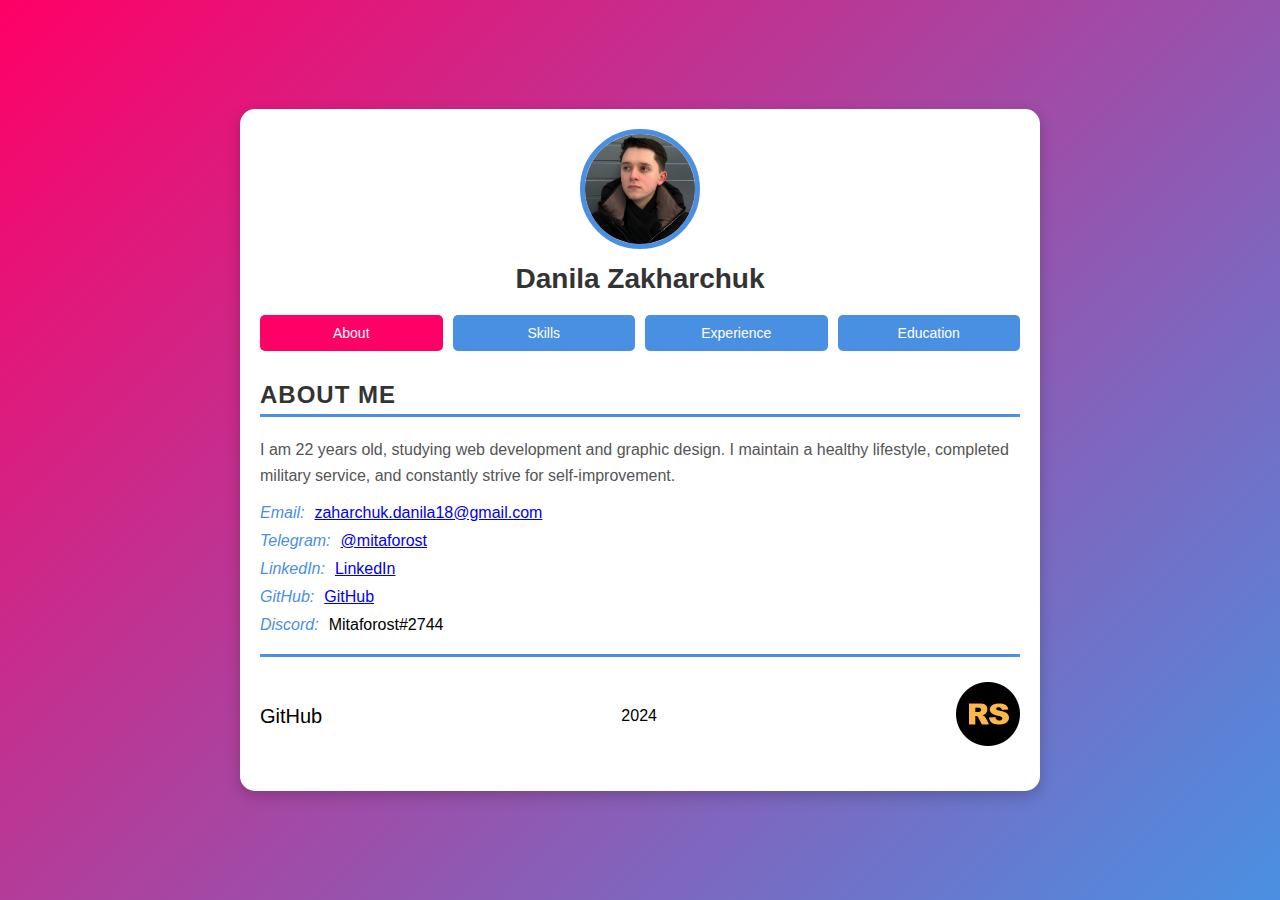
<file: index.html>
<!DOCTYPE html>
<html lang="en">
<head>
    <meta charset="UTF-8">
    <meta name="viewport" content="width=device-width, initial-scale=1.0">
    <meta name="description" content="CV">
    <link rel="stylesheet" href="style.css">
    <title>Danila Zakharchuk - CV</title>
</head>
<body>
<div class="cv">
    <header class="header">
        <img src="./photo.jpg" alt="Photo of Danila Zakharchuk" class="header__photo">
        <h1 class="header__name">Danila Zakharchuk</h1>
        <nav class="nav">
            <ul class="nav__list">
                <li class="nav__item"><a href="#" class="nav__link" data-section="about">About</a></li>
                <li class="nav__item"><a href="#" class="nav__link" data-section="skills">Skills</a></li>
                <li class="nav__item"><a href="#" class="nav__link" data-section="experience">Experience</a></li>
                <li class="nav__item"><a href="#" class="nav__link" data-section="education">Education</a></li>
            </ul>
        </nav>
    </header>
    <main>
        <section class="section about" id="about">
            <h2 class="section__title">About Me</h2>
            <p class="about__text">I am 22 years old, studying web development and graphic design. I maintain a healthy
                lifestyle, completed military service, and constantly strive for self-improvement.</p>
            <ul class="contact__list">
                <li class="contact__item"><i>Email:</i> <a href="mailto:zaharchuk.danila18@gmail.com">zaharchuk.danila18@gmail.com</a>
                </li>
                <li class="contact__item"><i>Telegram:</i> <a href="https://t.me/mitaforost">@mitaforost</a></li>
                <li class="contact__item"><i>LinkedIn:</i> <a
                        href="https://www.linkedin.com/in/danila-zakcharchuk-7177a42b3/">LinkedIn</a></li>
                <li class="contact__item"><i>GitHub:</i> <a href="https://github.com/Mitaforost">GitHub</a></li>
                <li class="contact__item"><i>Discord:</i> Mitaforost#2744</li>
            </ul>
        </section>
        <section class="section skills" id="skills">
            <h2 class="section__title">Skills</h2>
            <ul class="skills__list">
                <li class="skills__item"><i>Programming Languages:</i> C#, Python, JavaScript</li>
                <li class="skills__item"><i>Version Control:</i> Git, GitHub, GitLab</li>
                <li class="skills__item"><i>Tools:</i> VSCode, IntelliJ IDEA</li>
                <li class="skills__item"><i>Graphic programs:</i> Photoshop, Illustrator, InDesign, CorelDRAW, Figma
                </li>
            </ul>
            <a class="skills__link" href="https://www.codewars.com/kata/554e4a2f232cdd87d9000038/train/javascript">
                Exercise on Codewars
            </a>
            <pre>
                <code>
function dnaStrand(dna) {
    // Creating an object
    const complements = {
        'A': 'T',
        'T': 'A',
        'C': 'G',
        'G': 'C'
    };
    // Use map to replace each character by a key and combine the result back into a string
    return dna.split('').map(nucl => complements[nucl]).join('');
}
    </code>
            </pre>
            <a href="https://github.com/Mitaforost/projects" class="skills__link">
                My projects
            </a>
        </section>
        <section class="section experience" id="experience">
            <h2 class="section__title">Experience</h2>
            <div class="job">
                <h3 class="job__title">2021-2023</h3>
                <h4 class="job__subtitle">Worked in the army under contract</h4>
                <p class="job__text">Finished service with the rank of <strong>Senior Sergeant</strong>. Held the
                    position of <strong>Assistant to the Chief of the Apparatus Room</strong>.</p>
            </div>
            <div class="job">
                <h3 class="job__title">2024</h3>
                <h4 class="job__subtitle">Worked at the Stuttgart Center</h4>
                <p class="job__text">Worked as a <strong>content manager</strong> for marketplaces and a <strong>website
                    administrator</strong>.</p>
            </div>
        </section>
        <section class="section education" id="education">
            <h2 class="section__title">Education</h2>
            <div class="education__item">
                <h3 class="education__period">2021-2024</h3>
                <h4 class="education__degree">Software Engineer</h4>
                <p class="education__institution"><strong>FKT</strong>, Information technology software, IIT BSUIR</p>
            </div>
            <div class="education__item">
                <h3 class="education__period">2017-2021</h3>
                <h4 class="education__degree">Technician-programmer</h4>
                <p class="education__institution">Information technology software, College of Business and Law</p>
            </div>
        </section>
        <footer class="footer">
            <div class="footer__inner">
                <a href="https://github.com/Mitaforost" class="footer__link">GitHub</a>
                <p class="footer__date">2024</p>
                <a href="https://rs.school/courses/javascript-ru" class="footer__link">
                    <img src="./rs-logo.png" alt="rs-logo" class="footer__img">
                </a>
            </div>
        </footer>
    </main>
</div>
<script src="./script.js"></script>
</body>
</html>
</file>
<file: style.css>
*, ::after, ::before, input {
    box-sizing: border-box;
    font-family: Roboto, sans-serif;
    margin: 0;
    padding: 0
}

body {
    margin: 0;
    padding: 0;
    display: flex;
    justify-content: center;
    align-items: center;
    min-height: 100vh;
    background: linear-gradient(135deg, #f06, #4a90e2)
}

.cv {
    max-width: 800px;
    width: 100%;
    background: #fff;
    padding: 20px;
    border-radius: 15px;
    box-shadow: 0 5px 15px rgba(0, 0, 0, .2)
}

.header {
    text-align: center;
    margin-bottom: 30px
}

.header__photo {
    width: 120px;
    height: 120px;
    border-radius: 50%;
    border: 5px solid #4a90e2;
    margin-bottom: 10px;
    transition: transform .3s
}

.header__photo:hover {
    transform: scale(1.1)
}

.header__name {
    font-size: 28px;
    margin: 0;
    color: #333
}

.nav {
    margin-top: 20px
}

.nav__list {
    list-style: none;
    display: flex;
    justify-content: center;
    flex-wrap: wrap;
    gap: 10px
}

.nav__item {
    flex: 1;
    min-width: 120px;
    text-align: center
}

.nav__link {
    text-decoration: none;
    font-size: 14px;
    color: #fff;
    padding: 10px 15px;
    background: #4a90e2;
    border-radius: 5px;
    transition: background .3s, color .3s;
    display: block
}

.nav__link.active, .nav__link:hover {
    background: #f06;
    color: #fff
}

.section {
    display: none
}

.section.active {
    display: block
}

.section__title {
    font-size: 24px;
    color: #333;
    border-bottom: 3px solid #4a90e2;
    padding-bottom: 5px;
    margin-bottom: 20px;
    text-transform: uppercase;
    letter-spacing: 1px
}

.contact__list, .skills__list {
    list-style: none;
    padding: 0
}

.contact__item, .skills__item {
    margin-bottom: 10px;
    font-size: 16px;
    display: flex;
    align-items: center
}

.contact__item i, .skills__item i {
    margin-right: 10px;
    color: #4a90e2
}

.skills__link {
    display: inline-block;
    margin-top: 20px;
    text-decoration: none;
    font-size: 20px;
    color: #000;
    transition: all .2s
}

.skills__link:hover {
    color: #4a90e2
}

code {
    display: block;
    background-color: #f5f5f5;
    border: 1px solid #ccc;
    padding: 10px;
    border-radius: 5px;
    font-family: "Courier New", Courier, monospace;
    white-space: pre-wrap;
    margin-top: 20px
}

.about__text, .education__institution, .job__text {
    margin-bottom: 15px;
    line-height: 1.6;
    font-size: 16px;
    color: #555
}

.education__item, .job {
    margin-bottom: 20px;
    padding: 15px;
    background: #f9f9f9;
    border-radius: 10px;
    box-shadow: 0 2px 4px rgba(0, 0, 0, .1)
}

.education__period, .job__title {
    font-weight: 700;
    font-size: 18px;
    color: #333;
    margin-bottom: 20px
}

.education__degree, .job__subtitle {
    font-weight: 600;
    font-size: 16px;
    color: #666;
    margin-bottom: 10px
}

.footer {
    margin-top: 20px;
    border-top: 3px solid #4a90e2;
    padding-top: 5px;
    padding-bottom: 20px
}

.footer__inner {
    padding-top: 20px;
    display: flex;
    align-items: center;
    justify-content: space-between
}

.footer__link {
    text-decoration: none;
    font-size: 20px;
    color: #000;
    display: block;
    transition: all .2s
}

.footer__link:hover {
    color: #4a90e2
}

@media (max-width: 768px) {
    body {
        width: 100%;
        background: #fff
    }

    .cv {
        padding: 0 15px;
        border-radius: 0;
        box-shadow: none
    }

    .header {
        padding-top: 20px
    }

    .header__photo {
        width: 100px;
        height: 100px
    }

    .header__name {
        font-size: 24px
    }

    .nav__link {
        font-size: 12px;
        padding: 8px 10px
    }

    .section__title {
        font-size: 20px
    }

    .about__text, .contact__item, .education__institution, .education__period, .job__text, .job__title, .skills__item {
        font-size: 14px
    }

    .education__item, .job {
        padding: 10px
    }
}
</file>
